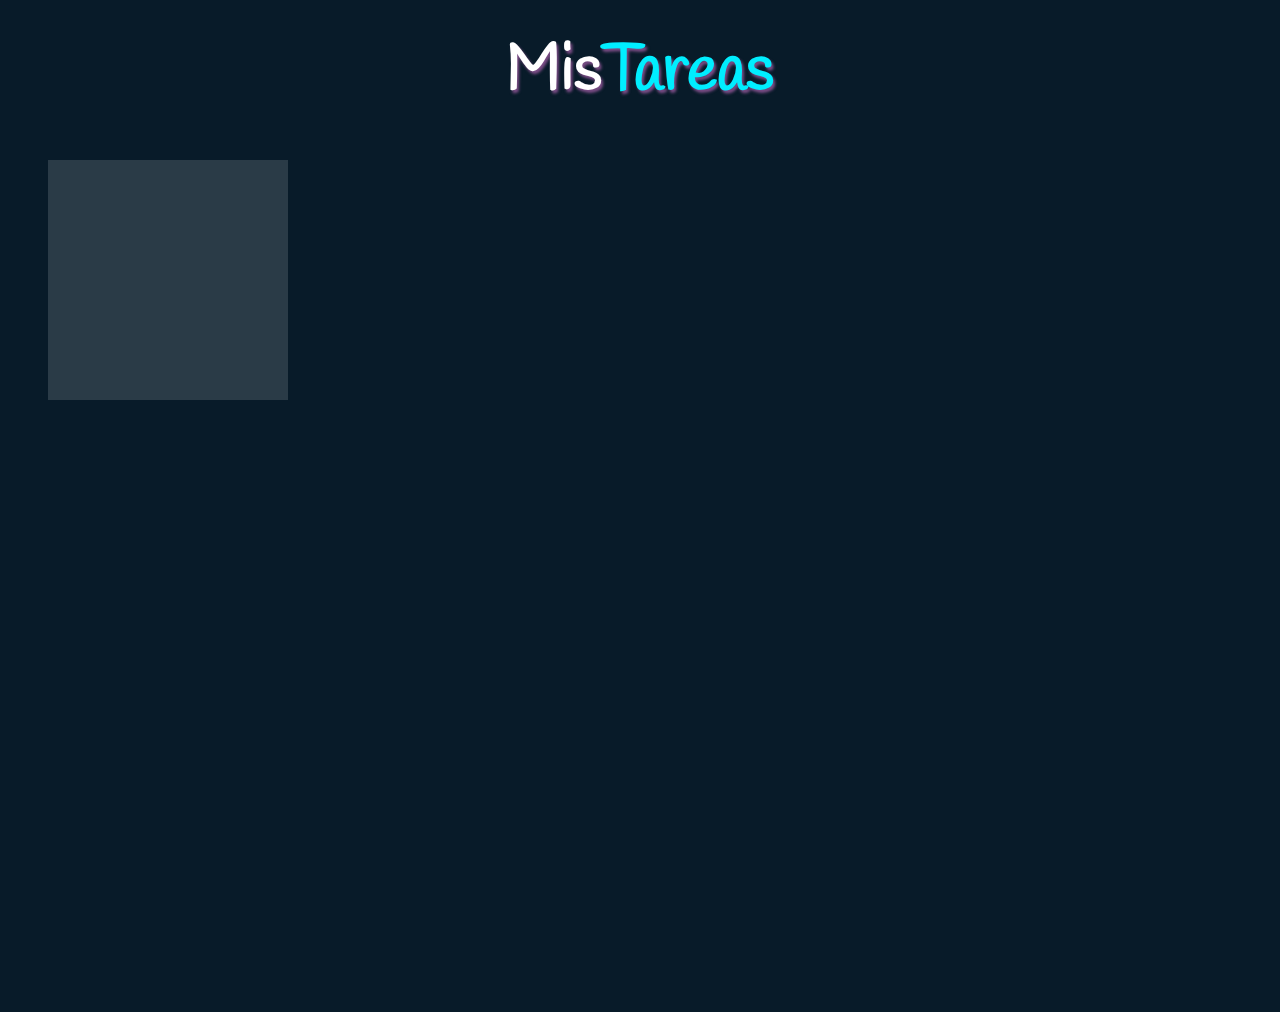
<file: LISTA DE TAREAS/index.html>
<!DOCTYPE html>
<html lang="de">
<head>
    <meta charset="UTF-8">
    <meta name="viewport" content="width=device-width, initial-scale=1.0">
    <link rel="stylesheet" href="https://cdnjs.cloudflare.com/ajax/libs/font-awesome/6.5.1/css/all.min.css" integrity="sha512-DTOQO9RWCH3ppGqcWaEA1BIZOC6xxalwEsw9c2QQeAIftl+Vegovlnee1c9QX4TctnWMn13TZye+giMm8e2LwA==" crossorigin="anonymous" referrerpolicy="no-referrer" />
    <link rel="stylesheet" type="text/css" href="style.css">
    <!--Publisher, Autor-->
    <meta name="author" content="Darwin Paz">
    <title>Lista de Tareas</title>
</head>
<body>
    <div class="container-title">
        <h1>Mis <br><span> Tareas</span></h1>
        <p id="note-count"></p> </div>

    </div>

    <div class="container">
        <div class="notes">
            <div id="create">
                <i class="fa-solid fa-plus"></i>
                <div class="createBox">
                    <div class="innerCreateBox">
                        <textarea placeholder="Escribe aquí..." id="userInput" maxlength="160"></textarea>
                    </div>
                </div>
            </div>
        </div>
    </div>

    <script>
        let createBox = document.getElementsByClassName('createBox')[0];
        let notes = document.getElementsByClassName('notes')[0];
        let input = document.getElementById('userInput');
        let i = 0;
        let noteCount = 0; // Added a variable to store note count

        createBox.addEventListener('keydown', content);

        document.getElementById("create").addEventListener("click",
        function(){
            createBox.style.display = "block";
        });

        function content(e){
            if(e.keyCode == '13'){
                divStyle(input.value);
                input.value="";
                createBox.style.display = "none";

                noteCount++; // Incrementar el recuento de notas al crear notas
                document.getElementById("note-count").innerHTML = "Número de notas: " + noteCount; // Update notas, mostrar en pantalla
            }
        }

        // color de notas
        function color(){
            let randomColor = ["#f7e98d", "#8df7e5", "#dd8df7", "#b2f78d", "#f7d98d", "#f78dcb"];
            if(i > randomColor.length - 1){
                i = 0;
            }
            return randomColor[i++];
        }

        function divStyle(text){
            let div = document.createElement("div");
            div.className = 'note';
            div.innerHTML = '<div class="details">'+'<h3>'+text+'<h3>'+'</div>';
            
            // remover nota con doble click
            div.addEventListener("dblclick", function(){
                div.remove();

                noteCount--; // Decrementar notas al eliminar notas
                document.getElementById("note-count").innerHTML = "Número de notas: " + noteCount; // Update notas, mostrar en pantalla
            })

            // colores aleatorios
            div.setAttribute('style', 'background:'+color()+'');

            notes.appendChild(div);
        }
    </script>
</body>
</html>
</file>
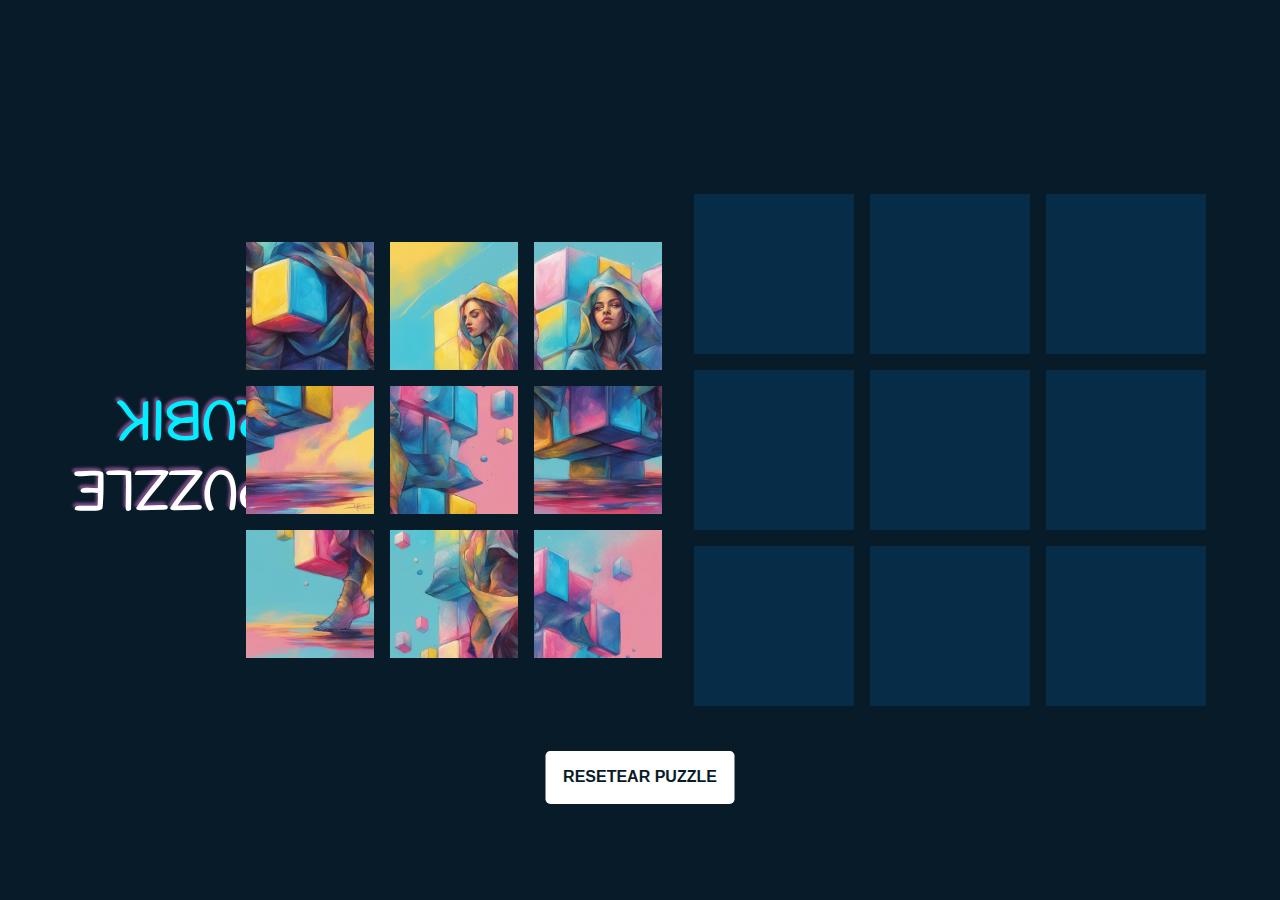
<file: PUZZLE/index.html>
<!DOCTYPE html>
<html lang="de">
<head>
    <meta charset="UTF-8">
    <meta name="viewport" content="width=device-width, initial-scale=1.0">
    <link rel="stylesheet" type="text/css" href="style.css">
    <!--Publisher, Autor-->
    <meta name="author" content="Darwin Paz">
    <title>Puzzle Rubik</title>
</head>
<body>
    <div class="container-title">
        <h1>PUZZLE <br><span> RUBIK</span></h1>
    <!--Arrastrar y soltar elementos-->
    <div class="drag" id="drag">
        
        <div  class="dragBox">
            <div class="images" draggable="true" ondragstart="drag(event)" id="block1" style="--img:url(1.png)"></div>
        </div>
        <div  class="dragBox">
            <div class="images" draggable="true" ondragstart="drag(event)" id="block2" style="--img:url(2.png)"></div>
        </div>
        <div  class="dragBox">
            <div class="images" draggable="true" ondragstart="drag(event)" id="block3" style="--img:url(3.png)"></div>
        </div>
        <div  class="dragBox">
            <div class="images" draggable="true" ondragstart="drag(event)" id="block4" style="--img:url(4.png)"></div>
        </div>
        <div  class="dragBox">
            <div class="images" draggable="true" ondragstart="drag(event)" id="block5" style="--img:url(5.png)"></div>
        </div>
        <div  class="dragBox">
            <div class="images" draggable="true" ondragstart="drag(event)" id="block6" style="--img:url(6.png)"></div>
        </div>
        <div  class="dragBox">
            <div class="images" draggable="true" ondragstart="drag(event)" id="block7" style="--img:url(7.png)"></div>
        </div>
        <div  class="dragBox">
            <div class="images" draggable="true" ondragstart="drag(event)" id="block8" style="--img:url(8.png)"></div>
        </div>
        <div  class="dragBox">
            <div class="images" draggable="true" ondragstart="drag(event)" id="block9" style="--img:url(9.png)"></div>
        </div>

    </div>
    <!--Soltar áreas objetivo-->
    <div class="board">
        <div class="dropBox" ondrop="drop(event)" ondragover="allowDrop(event)"></div>
        <div class="dropBox" ondrop="drop(event)" ondragover="allowDrop(event)"></div>
        <div class="dropBox" ondrop="drop(event)" ondragover="allowDrop(event)"></div>
        <div class="dropBox" ondrop="drop(event)" ondragover="allowDrop(event)"></div>
        <div class="dropBox" ondrop="drop(event)" ondragover="allowDrop(event)"></div>
        <div class="dropBox" ondrop="drop(event)" ondragover="allowDrop(event)"></div>
        <div class="dropBox" ondrop="drop(event)" ondragover="allowDrop(event)"></div>
        <div class="dropBox" ondrop="drop(event)" ondragover="allowDrop(event)"></div>
        <div class="dropBox" ondrop="drop(event)" ondragover="allowDrop(event)"></div>
    </div>
    <!--Botón de reinicio-->
    <button class="reset" onClick="window.location.reload();">Resetear Puzzle</button>

    <script>
        // Esta función se activa cuando un elemento arrastrable (imagen)
        function drag(event){
            event.dataTransfer.setData("text", event.target.id);
        }
        // Esta función se activa cuando una operación de arrastre ingresa a un área de destino de colocación
        function allowDrop(event){
            event.preventDefault();
        }
        // Esta función se activa cuando un elemento arrastrado se suelta en un área de destino para soltar.
        function drop(event){
            event.preventDefault();
            let data = event.dataTransfer.getData("text");
            event.target.appendChild(document.getElementById(data));
        }
// Esta función se ejecuta cuando la página web termina de cargarse.
//Cambia el orden de los elementos que se pueden arrastrar
//(bloques de imágenes) dentro del contenedor de arrastre
        onload = function(){
            let parent = document.getElementById('drag');
            let frag = document.createDocumentFragment();
            while (parent.children.length){
                frag.appendChild(parent.children[Math.floor
                (Math.random() * parent.children.length)]);
            }
            parent.appendChild(frag);
        }
    </script>

</body>
</html>
</file>
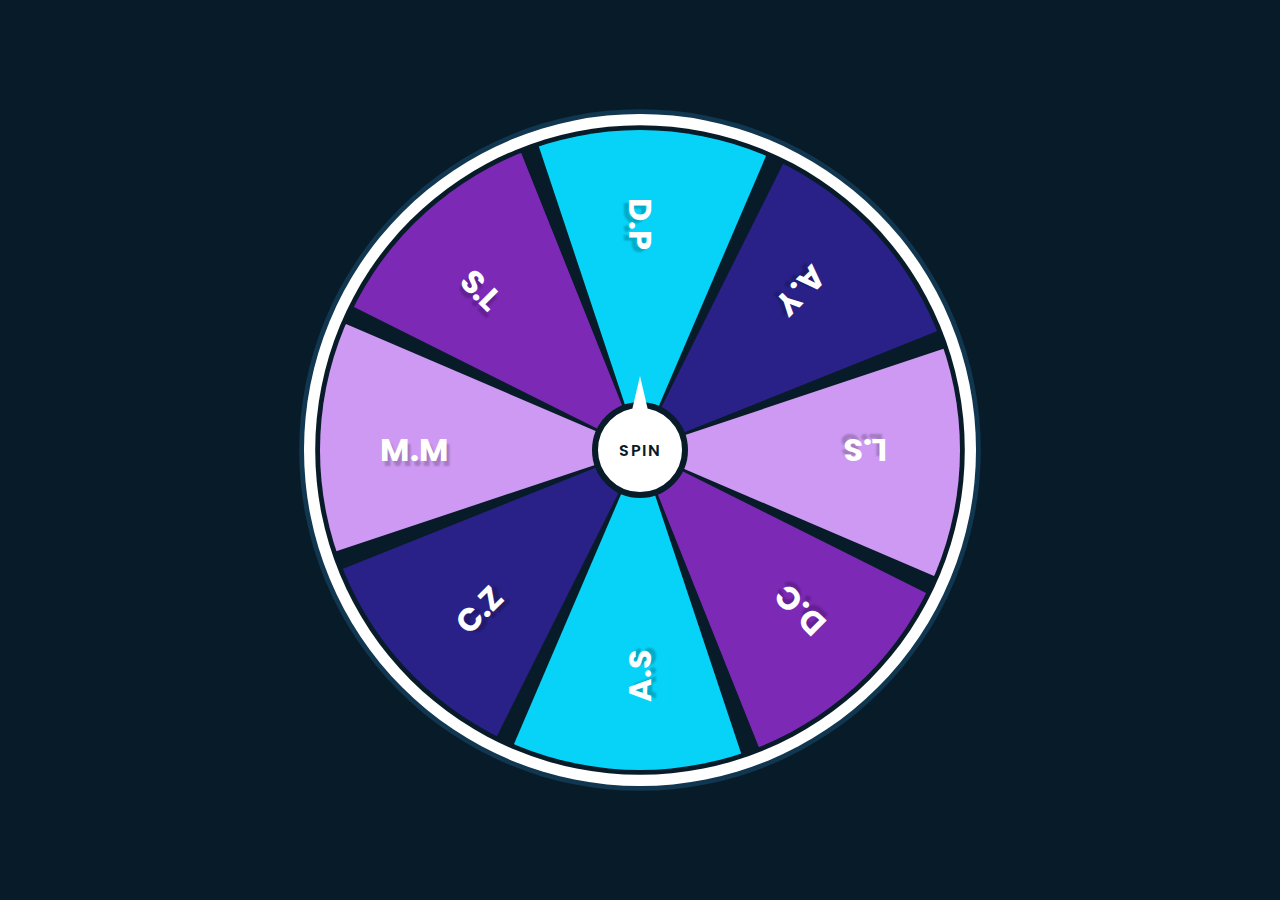
<file: RUEDA GIRATORIA DE LA SUERTE/index.html>
<!DOCTYPE html>
<html lang="de">
<head>
    <meta charset="UTF-8">
    <meta name="viewport" content="width=device-width, initial-scale=1.0">
    <link rel="stylesheet" href="style.css">
    <!--Publisher, Autor-->
    <meta name="author" content="Darwin Paz">
    <title>Rueda giratoria de la suerte</title>
</head>
<body>
    <div class="container">
        <div class="spinBtn">spin</div>
        <div class="wheel">
            <div class="name" style="--i:1;--clr: #06d3f7;"><span>D.P</span></div>
            <div class="name" style="--i:2;--clr: #292188;"><span>A.Y</span></div>
            <div class="name" style="--i:3;--clr: #cd99f2;"><span>L.S</span></div>
            <div class="name" style="--i:4;--clr: #7C29B6;"><span>D.C</span></div>
            <div class="name" style="--i:5;--clr: #06d3f7;"><span>A.S</span></div>
            <div class="name" style="--i:6;--clr: #292188;"><span>C.Z</span></div>
            <div class="name" style="--i:7;--clr: #cd99f2;"><span>M.M</span></div>
            <div class="name" style="--i:8;--clr: #7C29B6;"><span>S.L</span></div>
        </div>
    </div>

    <script>
        let wheel = document.querySelector('.wheel');
        let spinBtn = document.querySelector('.spinBtn');
        let value = Math.ceil(Math.random() * 3600);

        spinBtn.onclick = function(){
            wheel.style.transform = "rotate(" + value + "deg)"
            value += Math.ceil(Math.random() * 3600);
        }
    </script>

</body>
</html>
</file>
<file: LISTA DE TAREAS/style.css>
@import url('https://fonts.googleapis.com/css2?family=Poppins:200,300,400,500,600,700,800,900& display=swap');
@import url('https://fonts.googleapis.com/css2?family=Handlee&display=swap');

/* VARIABLES DEFINITION */

:root{
    --color-principal: #0ef;
    --color-secondary: #ffffff;
    --color-active: #6ae90f;
    --color-background: #081b29;

--color-card-1: #f7e98d;
--color-card-2: #8df7e5;
--color-card-3: #dd8df7;
--color-card-4: #b2f78d;
--color-card-5: #f7d98d;
--color-card-6: #f78dcb;

    --size: 15rem
}

/*--GENERAL STYLES--*/

*{
    margin: 0;
    padding: 0;
    font-family: 'Poppins', sans-serif;
    box-sizing: border-box;
}

body{
    background: var(--color-background);
}

.container{
    position: relative;
    width: 100%;
    height: 100vh;
    display: flex;
    justify-content: flex-start;
    align-items: flex-start;
    flex-wrap: wrap;
    gap: 3rem;
    padding: 3rem;
}

.container .notes{
    display: flex;
    flex-wrap: wrap;
    gap: 3rem;
    justify-content: flex-start;
    align-items: flex-start;
}

.container .notes .note{
    position: relative;
    width: var(--size);
    height: var(--size);
    background: var(--color-card-1);
    padding: 1.5rem;
    box-shadow: 0 15px 30px rgba(25, 255, 255, 0.245);
}

.container .notes .note::before {
    content: 'Doble clic para remover esta nota';
    position: absolute;
    bottom: 0;
    left: 0;
    width: 100%;
    background: rgba(25, 255, 255, 0.245);
    padding: 0.2rem 0;
    display: flex;
    justify-content: center;
    align-items: center;
    font-size: 0.8rem;
    opacity: 0;
    transition: all 300ms ease-in-out;
}

.container .notes .note:hover::before{
    opacity: 1;
}

#create{
    position: relative;
    width: var(--size);
    height: var(--size);
    background: rgba(255, 255, 255, 0.14);
    display: flex;
    justify-content: center;
    align-items: center;
    font-size: 3rem;
    cursor: pointer;
}

#create:hover{
    transition: all 300ms ease-in-out;
    box-shadow: 0 20px 30px rgba(25, 255, 40, 0.321);
}

#create i{
    position: absolute;
    color: var(--color-secondary);
}

.createBox{
    position: relative;
    width: var(--size);
    height: var(--size);
    z-index: 1000;
    display: none;
}

.createBox textarea{
    position: absolute;
    top: 0;
    left: 0;
    width: var(--size);
    height: var(--size);
    padding: 1.5rem;
    outline: none;
    resize: none;
    font-size: 1.1rem;
}

.details h3{
    font-family: 'Handlee', cursive;
    user-select: none;
    font-size: 1.3rem;
}

.container-title h1 {
    font-family: 'Handlee', cursive;
    width: 100%;
    height: 5rem;
    display: flex;
    justify-content: center;
    align-items: center;
    color: var(--color-secondary);
    margin-top: 2rem;
    font-size: 4rem;
    text-shadow: 2px 3px 3px rgba(169, 96, 171, 0.726);
}
.container-title h1 span{
    font-family: 'Handlee', cursive;
    color: var(--color-principal);
}

#note-count{
    font-family: 'Handlee', cursive;
    display: flex;
    color: var(--color-secondary);
    font-size: 1.5rem;
    justify-content: center;
    align-items: center;
}
</file>
<file: PUZZLE/style.css>
@import url('https://fonts.googleapis.com/css2?family=Handlee&display=swap');

/* VARIABLES DEFINITION */

:root{
    --color-principal: #0ef;
    --color-secondary: #ffffff;
    --color-active: #6ae90f;
    --color-background: #081b29;
    --color-background-2: #062c47;
}

/*--GENERAL STYLES--*/

*{
    margin: 0;
    padding: 0;
    box-sizing: border-box;
}

body{
    display: flex;
    justify-content: center;
    align-items: center;
    min-height: 100vh;
    gap: 5rem;
    background: var(--color-background);
}

.container-title {
    display: flex;
    align-items: center;
}

.container-title h1 {
    font-family: 'Handlee', cursive;
    width: fit-content;
    color: var(--color-secondary);
    margin-top: 0;
    font-size: 3.3rem;
    text-shadow: 2px 3px 3px rgba(169, 96, 171, 0.726);
    transform: rotate(-90deg); /* Rotate the text vertically */
    writing-mode: sideways-lr; /* Set writing mode for vertical text */
    position: relative;
    left: 30px; /* Move the h1 element 30px to the right from the left edge */


}
.container-title h1 span{
    font-family: 'Handlee', cursive;
    color: var(--color-principal);
}

.drag{
    position: relative;
    display: flex;
    justify-content: center;
    align-items: center;
    flex-wrap: wrap;
    width: 30rem;
    gap: 1rem;
    cursor: grab;
}

.drag .dragBox{
    position: relative;
    width: 8rem;
    height: 8rem;
    background: var(--color-background-2);
}

.images{
    position: relative;
    width: 100%;
    height: 100%;
    background: var(--img);
    background-size: cover;
}

.reset{
    position: absolute;
    bottom: 6rem;
    left: 50%;
    transform: translateX(-50%);
    padding: 1.1rem 1.1rem;
    border: none;
    background: var(--color-secondary);
    color: var(--color-background);
    border-radius: 0.3rem;
    font-size: 1rem;
    font-weight: 550;
    text-transform: uppercase;
    cursor: pointer;
}

.reset:hover{
    transition: all 300ms ease-in-out;
    box-shadow: 0 10px 20px rgba(25, 255, 40, 0.321);
}

.board{
    position: relative;
    display: grid;
    grid-template-columns: repeat(3,1fr);
    gap: 1rem;
}

.dropBox{
    position: relative;
    width: 10rem;
    height: 10rem;
    background: var(--color-background-2);
}
</file>
<file: RUEDA GIRATORIA DE LA SUERTE/style.css>
@import url('https://fonts.googleapis.com/css2?family=Poppins:200,300,400,500,600,700,800,900& display=swap');

/* VARIABLES DEFINITION */

:root{
    --color-principal: #0ef;
    --color-secondary: #ffffff;
    --color-active: #6ae90f;
    --color-background: #081b29;
}

/*--GENERAL STYLES--*/

*{
    margin: 0;
    padding: 0;
    font-family: 'Poppins', sans-serif;
    box-sizing: border-box;
}

body{
    display: flex;
    justify-content: center;
    align-items: center;
    min-height: 100vh;
    background: var(--color-background);
}

.container{
    position: relative;
    width: 40rem;
    height: 40rem;
    display: flex;
    justify-content: center;
    align-items: center;
}

.container .spinBtn{
    position: absolute;
    width: 6rem;
    height: 6rem;
    background: var(--color-secondary);
    border-radius: 50%;
    z-index: 10;
    display: flex;
    justify-content: center;
    align-items: center;
    text-transform: uppercase;
    font-weight: 600;
    color: var(--color-background);
    letter-spacing: 0.1rem;
    border: 0.4rem solid var(--color-background);
    cursor: pointer;
    user-select: none;
}

.container .spinBtn::before{
content: '';
position: absolute;
top: -2rem;
width: 2rem;
height: 3rem;
background: var(--color-secondary);
/* CSS CLIP PATH MAKER: https://bennettfeely.com/clippy/ */
clip-path: polygon(50% 0%, 15% 100%, 85% 100%);
}

.container .spinBtn:hover {
    transform: scale(1.1);
    transition: transform 0.3s ease-in-out;
}

.container .wheel{
    position: absolute;
    top: 0;
    left: 0;
    width: 100%;
    height: 100%;
    background: var(--color-background);
    border-radius: 50%;
    overflow: hidden;
    box-shadow: 0 0 0 0.3rem #081b29, 0 0 0 1rem #ffffff, 0 0 0 1.3rem #113650;
    
    transition: transform 5s ease-in-out;
}

.container .wheel .name{
    position: absolute;
    width: 50%;
    height: 50%;
    background: var(--clr);
    transform-origin: bottom right;
    transform: rotate(calc(45deg *var(--i)));
    clip-path: polygon(0 0, 60% 0, 100% 100%, 0 50%);
    display: flex;
    justify-content: center;
    align-items: center;
    user-select: none;
    cursor: pointer;
}

.container .wheel .name span{
    position: relative;
    transform: rotate(45deg);
    font-size: 2rem;
    font-weight: 700;
    color: var(--color-secondary);
    text-shadow: 3px 5px 2px rgba(0, 0, 0, 0.20);
}
</file>
